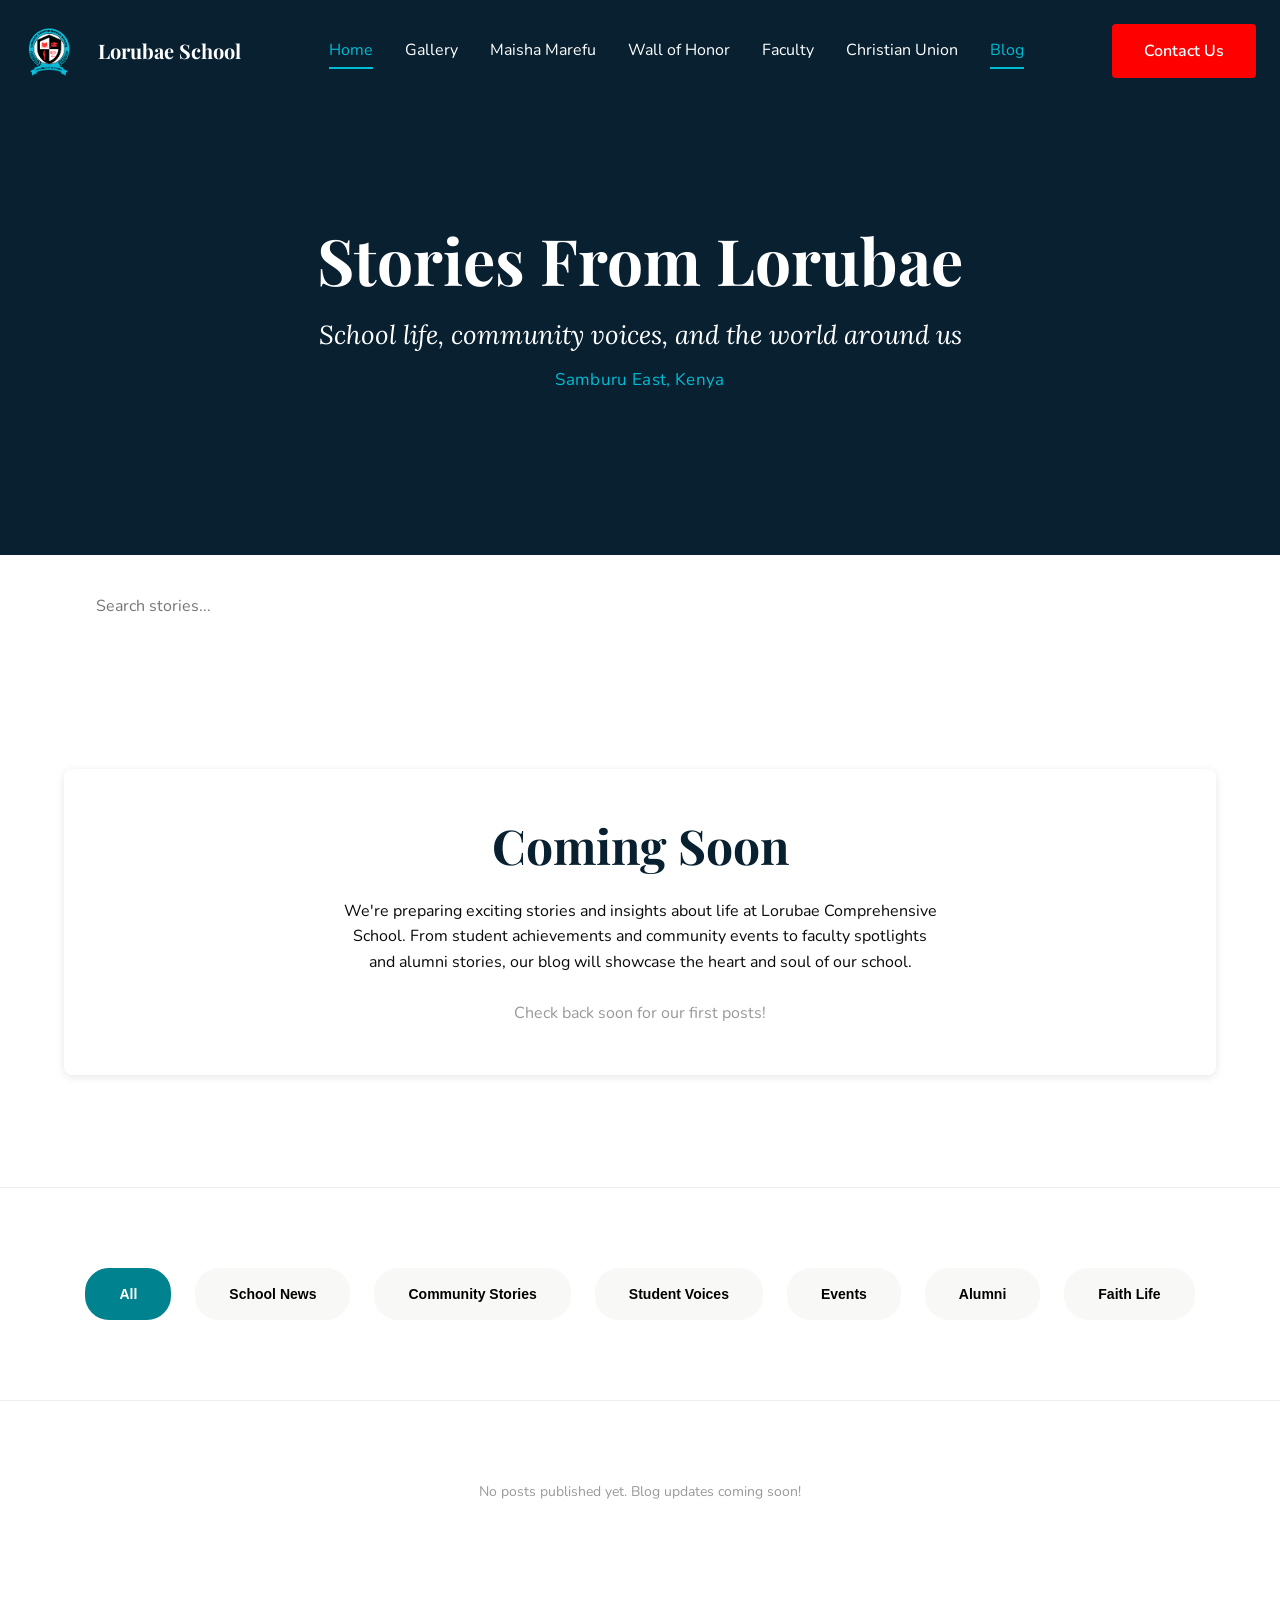
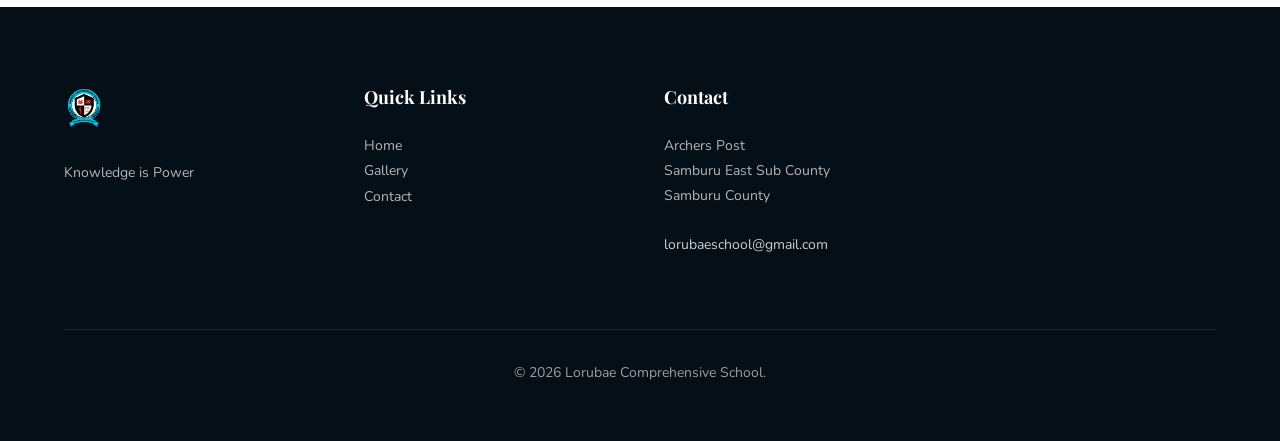
<file: blog/index.html>
<!DOCTYPE html>
<html lang="en-KE">
<head>
  <meta charset="UTF-8">
  <meta name="viewport" content="width=device-width, initial-scale=1.0">
  <meta name="description" content="Blog - Stories and News from Lorubae Comprehensive School">
  <title>Blog - Lorubae Comprehensive School</title>
  
  <!-- Favicon -->
  <link rel="icon" type="image/x-icon" href="/favicon.ico">
  <link rel="manifest" href="/site.webmanifest">
  
  <!-- Stylesheets -->
  <link rel="stylesheet" href="/assets/css/variables.css">
  <link rel="stylesheet" href="/assets/css/main.css">
  <link rel="stylesheet" href="/assets/css/pages/blog.css">
  <link rel="stylesheet" href="/assets/css/pages/blog-styles.css">
  
  <!-- Google Analytics -->
  <script async src="https://www.googletagmanager.com/gtag/js?id=[GA_MEASUREMENT_ID]"></script>
  <script>
    window.dataLayer = window.dataLayer || [];
    function gtag(){dataLayer.push(arguments);}
    gtag('js', new Date());
    gtag('config', '[GA_MEASUREMENT_ID]', {'anonymize_ip': true});
  </script>
  
  <link rel="preconnect" href="https://fonts.googleapis.com">
  <link rel="preconnect" href="https://fonts.gstatic.com" crossorigin>
</head>
<body>
  <!-- Navigation -->
  <nav class="navbar">
    <div class="navbar-logo">
      <img src="/assets/images/logo/lorubae-logo.png.png" alt="Lorubae Logo">
      <span class="navbar-brand">Lorubae School</span>
    </div>
    <ul class="nav-links">
      <li><a href="/">Home</a></li>
      <li><a href="/gallery.html">Gallery</a></li>
      <li><a href="/maisha-marefu.html">Maisha Marefu</a></li>
      <li><a href="/wall-of-honor.html">Wall of Honor</a></li>
      <li><a href="/faculty.html">Faculty</a></li>
      <li><a href="/christian-union.html">Christian Union</a></li>
      <li><a href="/blog/" class="active">Blog</a></li>
    </ul>
    <button class="cta-button">Contact Us</button>
    <button class="hamburger" aria-label="Toggle navigation menu">
      <span></span>
      <span></span>
      <span></span>
    </button>
  </nav>

  <div class="nav-drawer">
    <a href="/">Home</a>
    <a href="/gallery.html">Gallery</a>
    <a href="/maisha-marefu.html">Maisha Marefu</a>
    <a href="/wall-of-honor.html">Wall of Honor</a>
    <a href="/faculty.html">Faculty</a>
    <a href="/christian-union.html">Christian Union</a>
    <a href="/blog/" class="active">Blog</a>
  </div>

  <!-- Page Hero -->
  <section class="page-hero hero-navy">
    <div class="hero-inner">
      <h1>Stories From Lorubae</h1>
      <p class="hero-tagline">School life, community voices, and the world around us</p>
      <p class="hero-descriptor">Samburu East, Kenya</p>
    </div>
  </section>

  <section class="blog-search-strip">
    <div class="container">
      <input type="search" class="search-bar" placeholder="Search stories..." aria-label="Search blog posts">
    </div>
  </section>

  <!-- Featured Post -->
  <section class="blog-featured-section">
    <div class="container">
      <div class="blog-featured-container">
        <div class="blog-coming-soon-card">
          <h2>Coming Soon</h2>
          <p>
            We're preparing exciting stories and insights about life at Lorubae Comprehensive School. From student achievements and community events to faculty spotlights and alumni stories, our blog will showcase the heart and soul of our school.<br><br>
            <span class="blog-coming-soon-note">Check back soon for our first posts!</span>
          </p>
        </div>
      </div>
    </div>
  </section>

  <!-- Category Filter -->
  <section class="blog-category-filter-section">
    <div class="container">
      <div class="category-filter">
        <button class="category-pill active" data-category="all">All</button>
        <button class="category-pill" data-category="school-news">School News</button>
        <button class="category-pill" data-category="community">Community Stories</button>
        <button class="category-pill" data-category="student-voices">Student Voices</button>
        <button class="category-pill" data-category="events">Events</button>
        <button class="category-pill" data-category="alumni">Alumni</button>
        <button class="category-pill" data-category="faith-life">Faith Life</button>
      </div>
    </div>
  </section>

  <!-- Blog Grid -->
  <section class="blog-grid-section">
    <div class="container">
      <div class="blog-empty-state">
        <p>No posts published yet. Blog updates coming soon!</p>
      </div>
    </div>
  </section>

  <!-- Footer -->
  <footer>
    <div class="container">
      <div class="footer-grid">
        <div>
          <img src="/assets/images/logo/lorubae-logo.png.png" alt="Logo" class="footer-logo">
          <p>Knowledge is Power</p>
        </div>
        <div>
          <h4>Quick Links</h4>
          <a href="/">Home</a><br>
          <a href="/gallery.html">Gallery</a><br>
          <a href="#contact">Contact</a>
        </div>
        <div>
          <h4>Contact</h4>
          <p>Archers Post<br>Samburu East Sub County<br>Samburu County</p>
          <p><a href="&#109;&#97;&#105;&#108;&#116;&#111;&#58;lorubaeschool@gmail.com">lorubaeschool@gmail.com</a></p>
        </div>
      </div>
      <div class="footer-bottom">
        <p>&copy; <span class="current-year">2024</span> Lorubae Comprehensive School.</p>
      </div>
    </div>
  </footer>

  <!-- Scripts -->
  <script src="/assets/js/main.js"></script>
  <script src="/assets/js/blog-search.js"></script>
</body>
</html>
</file>
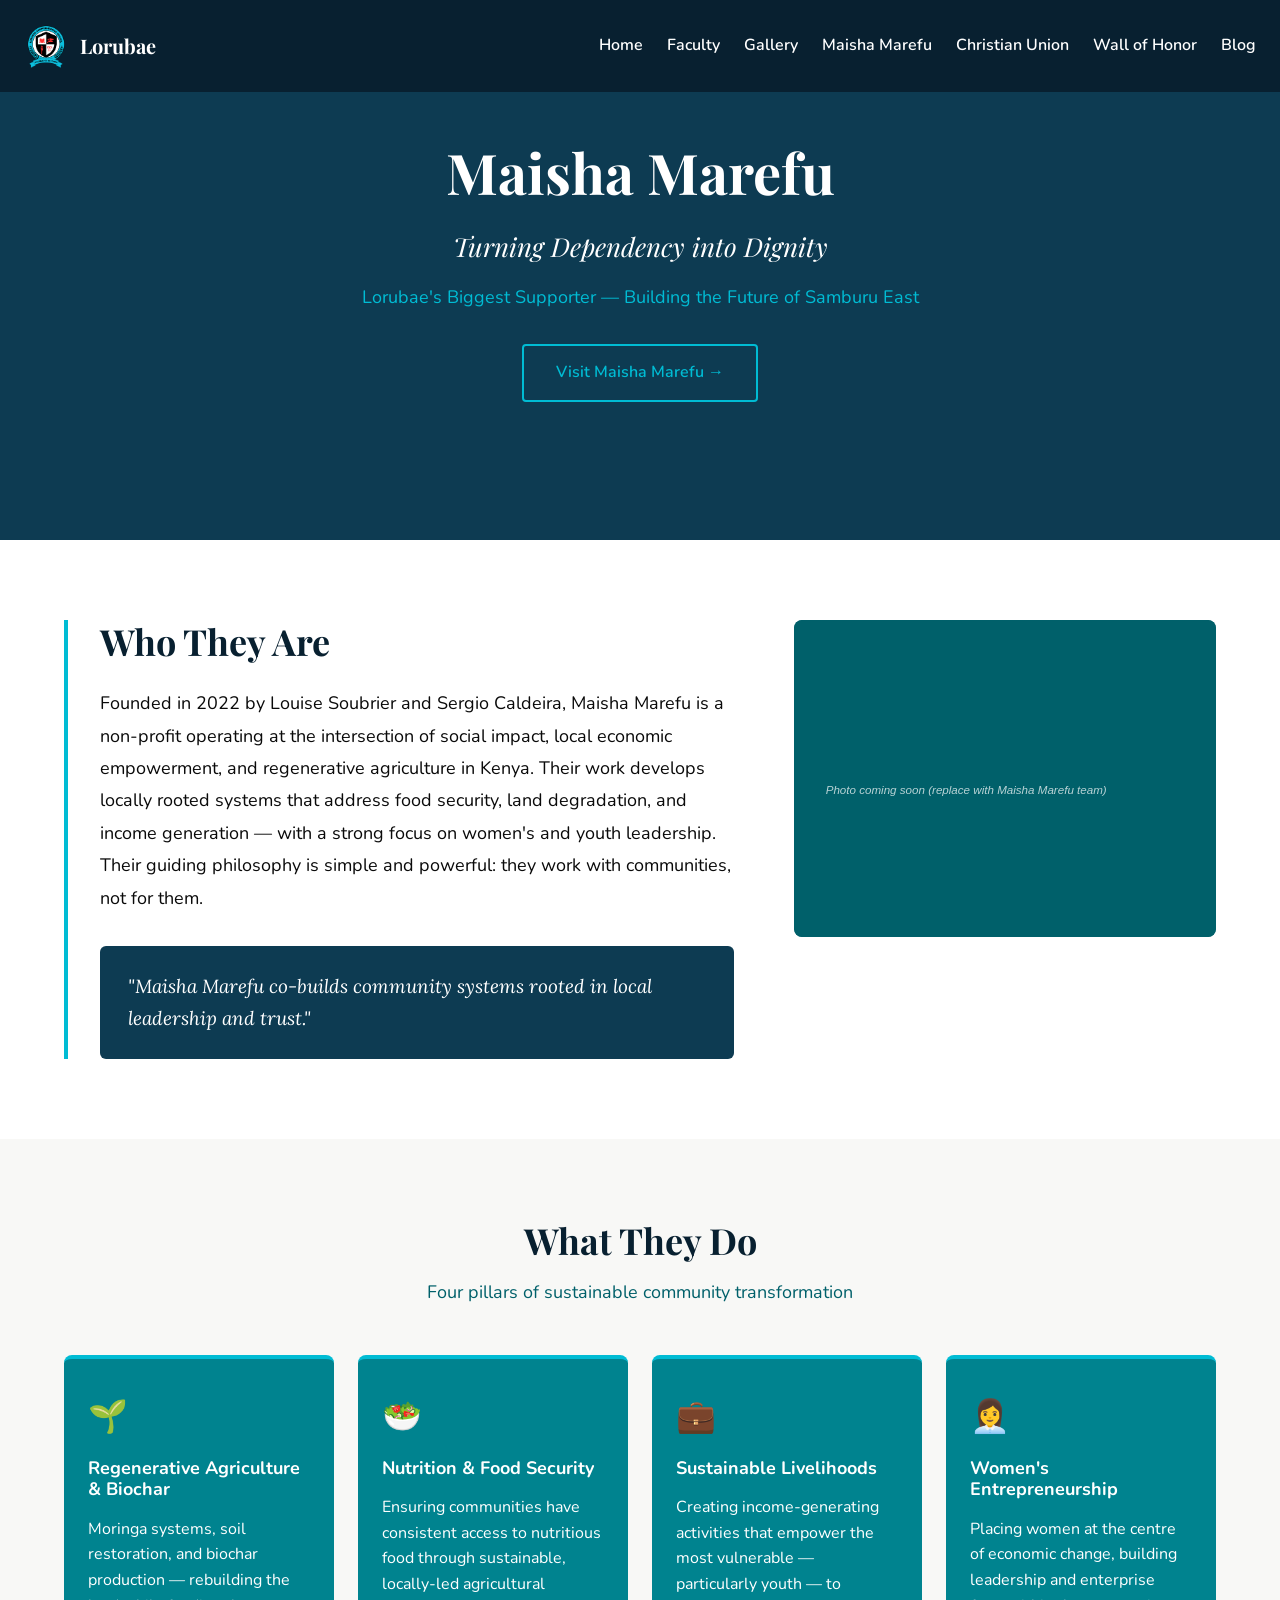
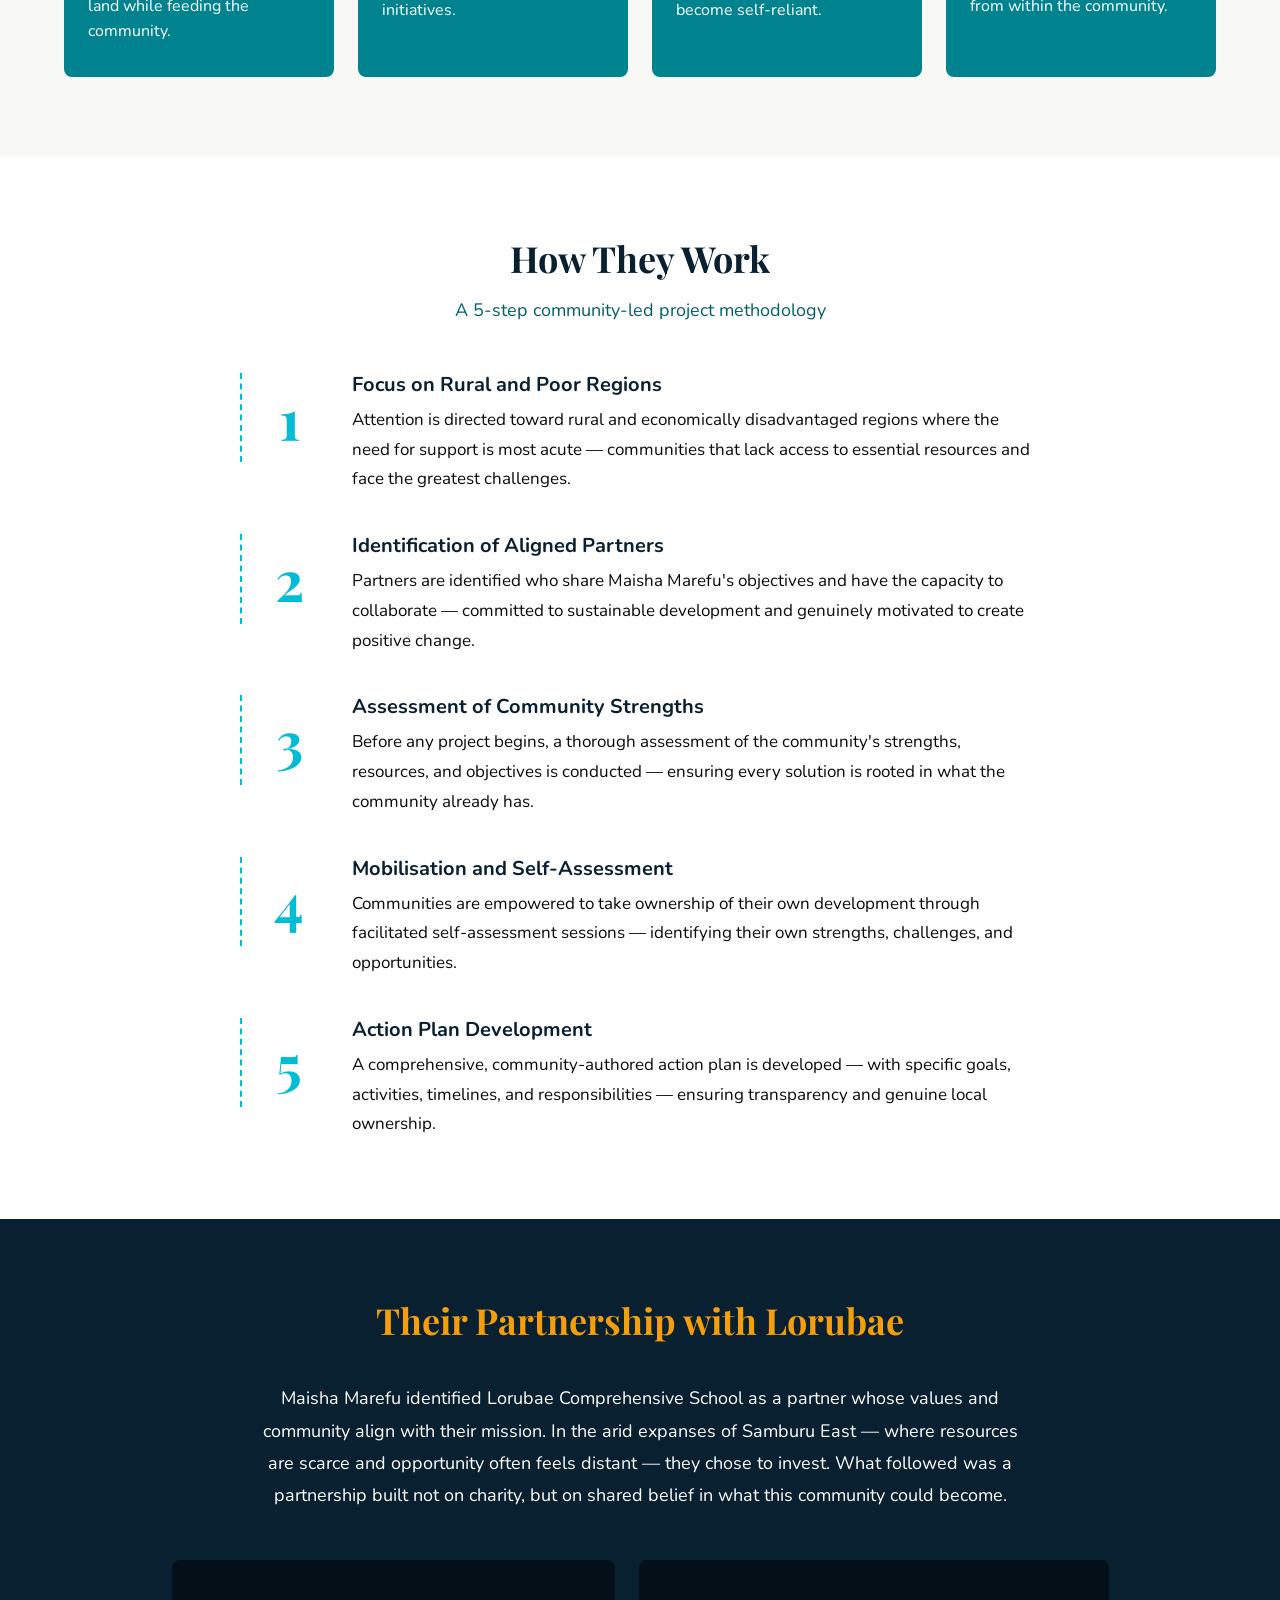
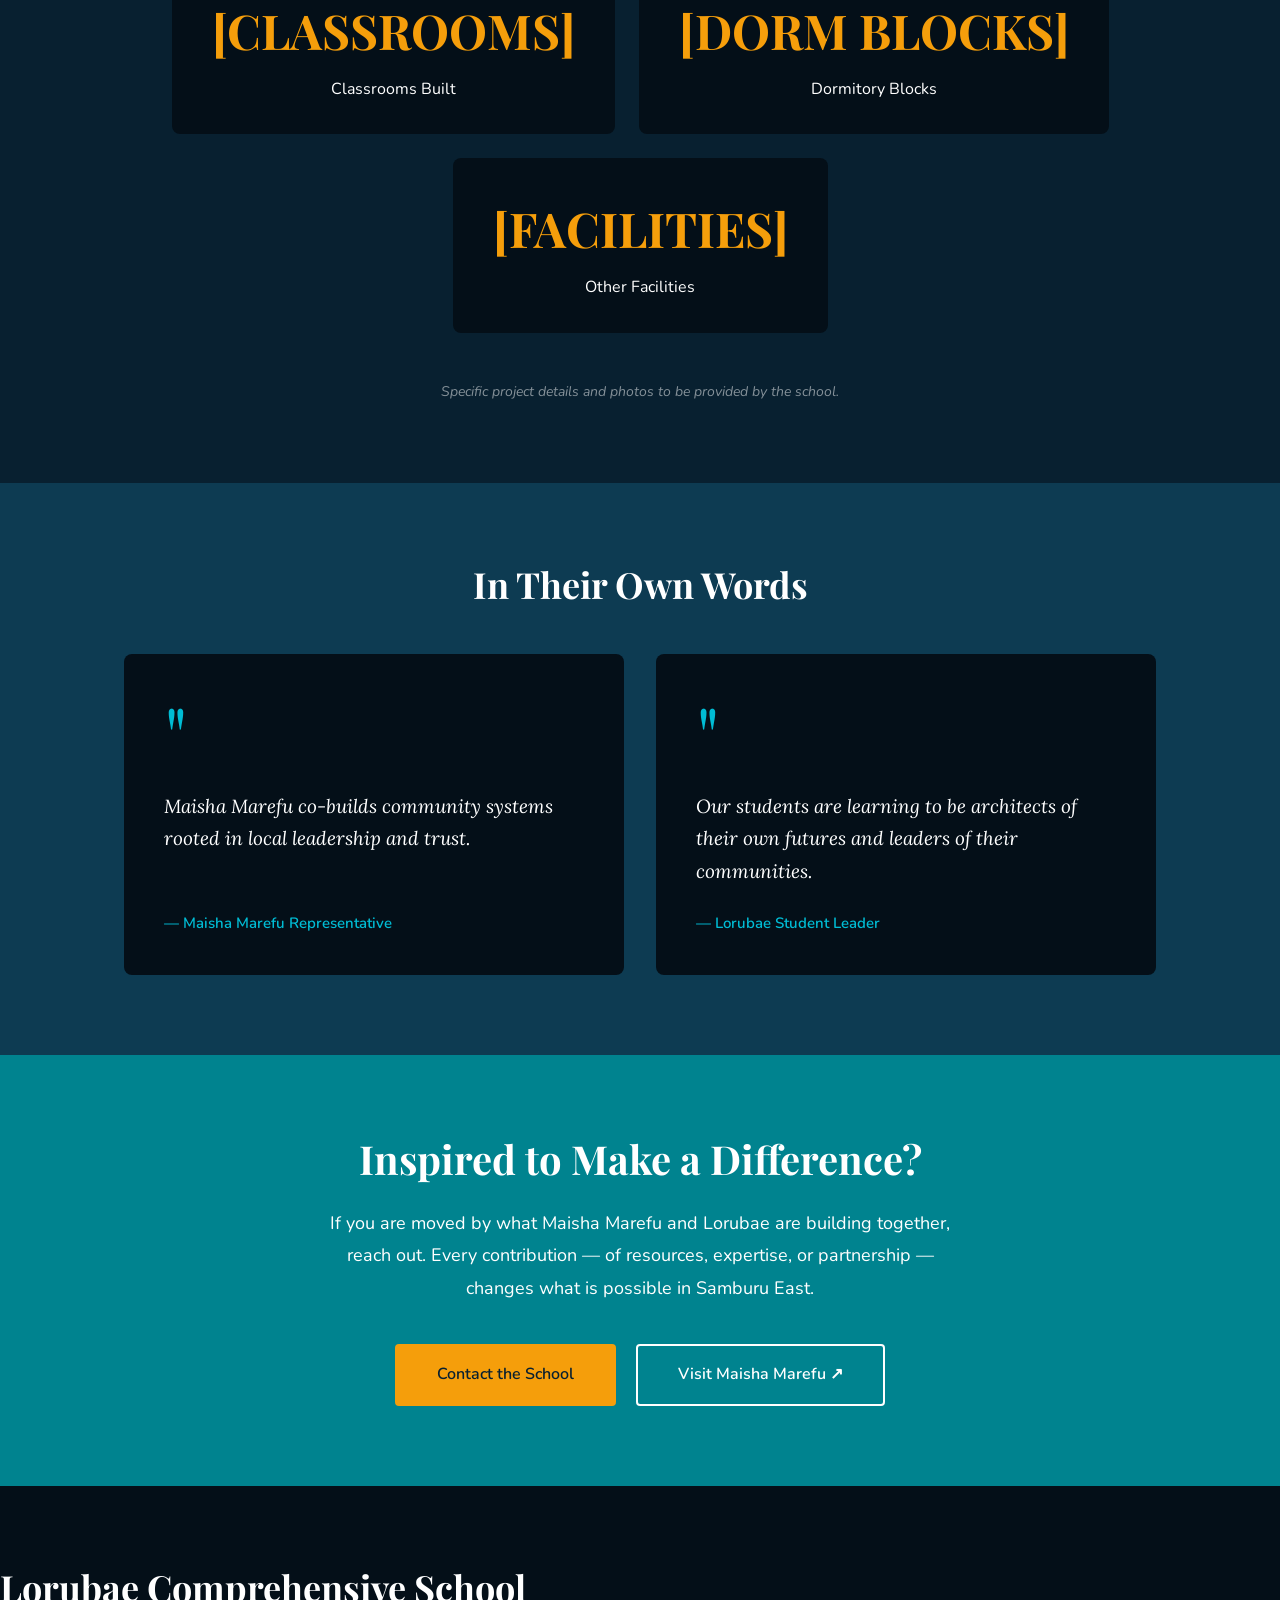
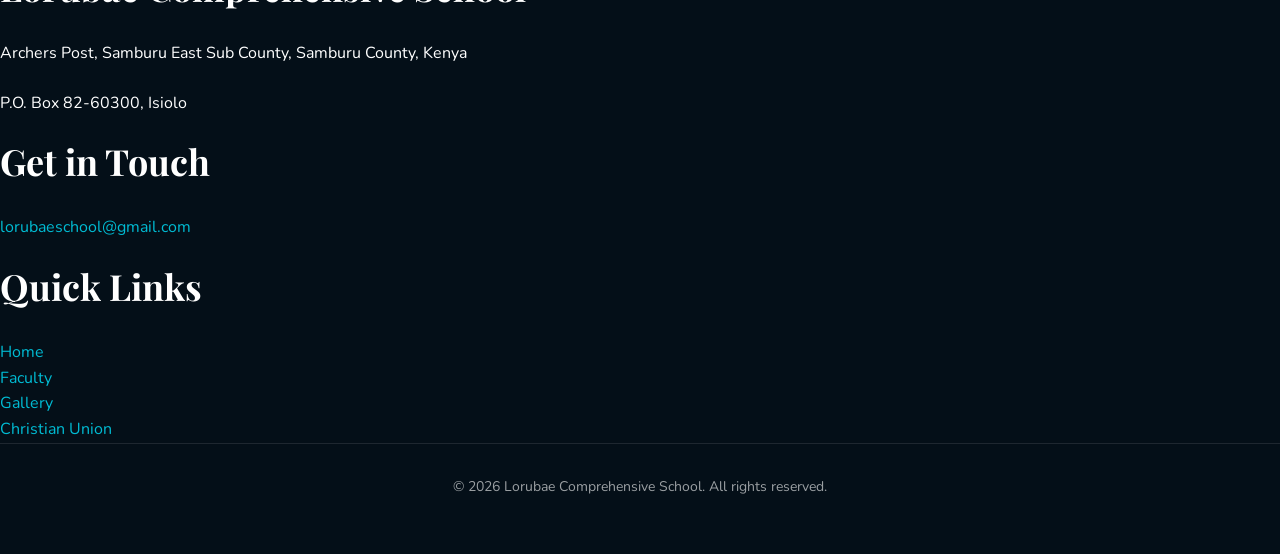
<file: maisha-marefu.html>
<!DOCTYPE html>
<html lang="en-KE">
<head>
  <meta charset="UTF-8">
  <meta name="viewport" content="width=device-width, initial-scale=1.0">
  <meta name="description" content="Maisha Marefu - Partnership with Lorubae Comprehensive School. Building sustainable communities in Samburu East, Kenya.">
  <meta name="keywords" content="Maisha Marefu, Social Impact, Lorubae School, Sustainable Agriculture, Kenya">
  <meta name="author" content="Lorubae Comprehensive School">
  <meta property="og:title" content="Maisha Marefu - Our Biggest Supporter">
  <meta property="og:description" content="Maisha Marefu: Turning Dependency into Dignity - Lorubae's Partnership">
  <meta property="og:image" content="/assets/images/logo/lorubae-logo.png.png">
  
  <!-- Favicon -->
  <link rel="icon" type="image/x-icon" href="/favicon.ico">
  <link rel="manifest" href="/site.webmanifest">
  
  <!-- Stylesheets -->
  <link rel="stylesheet" href="/assets/css/variables.css">
  <link rel="stylesheet" href="/assets/css/main.css">
  <link rel="stylesheet" href="/assets/css/pages/maisha-marefu.css">
  
  <!-- Google Fonts -->
  <link rel="preconnect" href="https://fonts.googleapis.com">
  <link rel="preconnect" href="https://fonts.gstatic.com" crossorigin>
  <link href="https://fonts.googleapis.com/css2?family=Playfair+Display:wght@600;700&family=Nunito:wght@400;600&family=Lora:ital@1&display=swap" rel="stylesheet">
  
  <!-- Google Analytics -->
  <script async src="https://www.googletagmanager.com/gtag/js?id=[GA_MEASUREMENT_ID]"></script>
  
  <title>Maisha Marefu - Lorubae Comprehensive School</title>
</head>
<body>
  <!-- Navigation Bar -->
  <nav class="navbar">
    <div class="navbar-container">
      <a href="/" class="navbar-brand">
        <img src="/assets/images/logo/lorubae-logo.png.png" alt="Lorubae Comprehensive School Logo" class="navbar-logo">
        Lorubae
      </a>
      <button class="navbar-toggle" id="navbar-toggle" aria-label="Toggle navigation menu" aria-expanded="false">
        <span></span>
        <span></span>
        <span></span>
      </button>
      <ul class="navbar-menu" id="navbar-menu">
        <li><a href="/">Home</a></li>
        <li><a href="/faculty.html">Faculty</a></li>
        <li><a href="/gallery.html">Gallery</a></li>
        <li><a href="/maisha-marefu.html" class="active">Maisha Marefu</a></li>
        <li><a href="/christian-union.html">Christian Union</a></li>
        <li><a href="/wall-of-honor.html">Wall of Honor</a></li>
        <li><a href="/blog/">Blog</a></li>
      </ul>
    </div>
  </nav>

  <!-- MAIN CONTENT START -->

  <!-- SECTION A: HERO -->
  <section class="mm-hero">
    <div class="mm-hero-content-wrap">
      <h1>Maisha Marefu</h1>
      <p class="mm-tagline">Turning Dependency into Dignity</p>
      <p class="mm-sub">Lorubae's Biggest Supporter — Building the Future of Samburu East</p>
      <a href="https://www.maisha-marefu.org" target="_blank" rel="noopener noreferrer" class="btn-outlined-teal">Visit Maisha Marefu →</a>
    </div>
  </section>

  <!-- SECTION B: INTRODUCTION -->
  <section class="mm-intro">
    <div class="container">
      <div class="mm-intro-flex">
        <div class="mm-intro-left">
          <h2>Who They Are</h2>
          <p>Founded in 2022 by Louise Soubrier and Sergio Caldeira, Maisha Marefu is a non-profit operating at the intersection of social impact, local economic empowerment, and regenerative agriculture in Kenya. Their work develops locally rooted systems that address food security, land degradation, and income generation — with a strong focus on women's and youth leadership. Their guiding philosophy is simple and powerful: they work with communities, not for them.</p>
          <div class="mm-intro-quote-box">
            <p>"Maisha Marefu co-builds community systems rooted in local leadership and trust."</p>
          </div>
        </div>
        <div class="mm-intro-right">
          <!-- PLACEHOLDER: Replace team.jpg with Maisha Marefu team photo
               Recommended: group photo of the team, landscape format
               Minimum size: 800x600px, under 80KB compressed as WebP -->
          <div class="mm-team-photo-container">
            <img src="assets/images/maisha-marefu/team-placeholder.svg" alt="Maisha Marefu team working with the Lorubae community" loading="lazy">
          </div>
        </div>
      </div>
    </div>
  </section>

  <!-- SECTION C: FOUR PILLARS -->
  <section class="mm-pillars">
    <div class="container">
      <h2>What They Do</h2>
      <p class="mm-pillars-subtitle">Four pillars of sustainable community transformation</p>
      
      <div class="mm-pillars-grid">
        <div class="mm-pillar-item">
          <span>🌱</span>
          <h3>Regenerative Agriculture & Biochar</h3>
          <p>Moringa systems, soil restoration, and biochar production — rebuilding the land while feeding the community.</p>
        </div>
        <div class="mm-pillar-item">
          <span>🥗</span>
          <h3>Nutrition & Food Security</h3>
          <p>Ensuring communities have consistent access to nutritious food through sustainable, locally-led agricultural initiatives.</p>
        </div>
        <div class="mm-pillar-item">
          <span>💼</span>
          <h3>Sustainable Livelihoods</h3>
          <p>Creating income-generating activities that empower the most vulnerable — particularly youth — to become self-reliant.</p>
        </div>
        <div class="mm-pillar-item">
          <span>👩‍💼</span>
          <h3>Women's Entrepreneurship</h3>
          <p>Placing women at the centre of economic change, building leadership and enterprise from within the community.</p>
        </div>
      </div>
    </div>
  </section>

  <!-- SECTION D: 5-STEP APPROACH -->
  <section class="mm-approach">
    <div class="container">
      <h2>How They Work</h2>
      <p class="mm-approach-subtitle">A 5-step community-led project methodology</p>
      
      <div class="mm-approach-timeline">
        <div class="mm-timeline-step">
          <div class="mm-step-number"><div>1</div></div>
          <div class="mm-step-content">
            <h3>Focus on Rural and Poor Regions</h3>
            <p>Attention is directed toward rural and economically disadvantaged regions where the need for support is most acute — communities that lack access to essential resources and face the greatest challenges.</p>
          </div>
        </div>
        
        <div class="mm-timeline-step">
          <div class="mm-step-number"><div>2</div></div>
          <div class="mm-step-content">
            <h3>Identification of Aligned Partners</h3>
            <p>Partners are identified who share Maisha Marefu's objectives and have the capacity to collaborate — committed to sustainable development and genuinely motivated to create positive change.</p>
          </div>
        </div>
        
        <div class="mm-timeline-step">
          <div class="mm-step-number"><div>3</div></div>
          <div class="mm-step-content">
            <h3>Assessment of Community Strengths</h3>
            <p>Before any project begins, a thorough assessment of the community's strengths, resources, and objectives is conducted — ensuring every solution is rooted in what the community already has.</p>
          </div>
        </div>
        
        <div class="mm-timeline-step">
          <div class="mm-step-number"><div>4</div></div>
          <div class="mm-step-content">
            <h3>Mobilisation and Self-Assessment</h3>
            <p>Communities are empowered to take ownership of their own development through facilitated self-assessment sessions — identifying their own strengths, challenges, and opportunities.</p>
          </div>
        </div>
        
        <div class="mm-timeline-step">
          <div class="mm-step-number"><div>5</div></div>
          <div class="mm-step-content">
            <h3>Action Plan Development</h3>
            <p>A comprehensive, community-authored action plan is developed — with specific goals, activities, timelines, and responsibilities — ensuring transparency and genuine local ownership.</p>
          </div>
        </div>
      </div>
    </div>
  </section>

  <!-- SECTION E: PARTNERSHIP WITH LORUBAE -->
  <section class="mm-partnership">
    <div class="container">
      <h2>Their Partnership with Lorubae</h2>
      
      <p class="mm-partnership-intro">Maisha Marefu identified Lorubae Comprehensive School as a partner whose values and community align with their mission. In the arid expanses of Samburu East — where resources are scarce and opportunity often feels distant — they chose to invest. What followed was a partnership built not on charity, but on shared belief in what this community could become.</p>
      
      <div class="mm-partnership-stats">
        <div class="mm-stat-card">
          <div><!-- PLACEHOLDER: CLASSROOMS_BUILT -->[CLASSROOMS]</div>
          <div>Classrooms Built</div>
        </div>
        <div class="mm-stat-card">
          <div><!-- PLACEHOLDER: DORM_BLOCKS -->[DORM BLOCKS]</div>
          <div>Dormitory Blocks</div>
        </div>
        <div class="mm-stat-card">
          <div><!-- PLACEHOLDER: OTHER_FACILITIES -->[FACILITIES]</div>
          <div>Other Facilities</div>
        </div>
      </div>
      
      <p class="mm-partnership-note">Specific project details and photos to be provided by the school.</p>
    </div>
  </section>

  <!-- SECTION F: VOICES -->
  <section class="mm-voices">
    <div class="container">
      <h2>In Their Own Words</h2>
      
      <div class="mm-voices-grid">
        <div class="mm-voice-card">
          <div class="mm-voice-quote-mark">"</div>
          <p class="mm-voice-quote"><!-- PLACEHOLDER: QUOTE FROM MAISHA MAREFU REPRESENTATIVE -->Maisha Marefu co-builds community systems rooted in local leadership and trust.</p>
          <p class="mm-voice-attribution">— <!-- PLACEHOLDER: NAME -->Maisha Marefu Representative</p>
        </div>
        
        <div class="mm-voice-card">
          <div class="mm-voice-quote-mark">"</div>
          <p class="mm-voice-quote"><!-- PLACEHOLDER: QUOTE FROM SCHOOL PRINCIPAL OR STUDENT -->Our students are learning to be architects of their own futures and leaders of their communities.</p>
          <p class="mm-voice-attribution">— <!-- PLACEHOLDER: NAME -->Lorubae Student Leader</p>
        </div>
      </div>
    </div>
  </section>

  <!-- SECTION G: SUPPORT CTA -->
  <section class="mm-cta">
    <div class="container">
      <h2>Inspired to Make a Difference?</h2>
      
      <p class="mm-cta-intro">If you are moved by what Maisha Marefu and Lorubae are building together, reach out. Every contribution — of resources, expertise, or partnership — changes what is possible in Samburu East.</p>
      
      <div class="mm-cta-buttons">
        <a href="mailto:lorubaeschool@gmail.com" class="mm-cta-primary">Contact the School</a>
        <a href="https://www.maisha-marefu.org" target="_blank" rel="noopener noreferrer" class="mm-cta-secondary">Visit Maisha Marefu ↗</a>
      </div>
    </div>
  </section>

  <!-- MAIN CONTENT END -->

  <!-- Footer -->
  <footer class="footer">
    <div class="footer-container">
      <div class="footer-column">
        <h3>Lorubae Comprehensive School</h3>
        <p>Archers Post, Samburu East Sub County, Samburu County, Kenya</p>
        <p>P.O. Box 82-60300, Isiolo</p>
      </div>
      <div class="footer-column">
        <h3>Get in Touch</h3>
        <p><a href="mailto:lorubaeschool@gmail.com">lorubaeschool@gmail.com</a></p>
      </div>
      <div class="footer-column">
        <h3>Quick Links</h3>
        <ul>
          <li><a href="/">Home</a></li>
          <li><a href="/faculty.html">Faculty</a></li>
          <li><a href="/gallery.html">Gallery</a></li>
          <li><a href="/christian-union.html">Christian Union</a></li>
        </ul>
      </div>
    </div>
    <div class="footer-bottom">
      <p>&copy; 2026 Lorubae Comprehensive School. All rights reserved.</p>
    </div>
  </footer>

  <!-- Scripts -->
  <script src="/assets/js/main.js"></script>
  <script src="/assets/js/maisha-marefu.js" defer></script>
</body>
</html>
</file>
<file: assets/css/variables.css>
:root {
  /* Blues – Primary Structure */
  --color-sky-teal: #00BCD4;
  --color-deep-teal: #00838F;
  --color-slate-teal: #00606A;
  --color-steel-blue: #0D3B52;
  --color-navy: #082030;
  --color-midnight: #040F18;

  /* Reds – Action & Pride */
  --color-flame: #FF0000;
  --color-crimson: #C00000;
  --color-deep-crimson: #8B0000;
  --color-maroon: #4A0000;

  /* Amber – Excellence Only */
  --color-amber: #F59E0B;
  --color-burnished: #B45309;

  /* Neutrals */
  --color-text: #0A0A0A;
  --color-white: #FFFFFF;
  --color-off-white: #F8F8F6;

  /* Typography */
  --font-display: 'Playfair Display', serif;
  --font-body: 'Nunito', sans-serif;
  --font-scripture: 'Lora', serif;

  /* Spacing */
  --spacing-xs: 8px;
  --spacing-sm: 16px;
  --spacing-md: 24px;
  --spacing-lg: 32px;
  --spacing-xl: 48px;
  --spacing-2xl: 80px;

  /* Transitions */
  --transition-fast: 0.15s ease;
  --transition-normal: 0.25s ease;
  --transition-slow: 0.35s ease;

  /* Shadows */
  --shadow-sm: 0 1px 3px rgba(0, 0, 0, 0.06);
  --shadow-md: 0 2px 12px rgba(0, 0, 0, 0.08);
  --shadow-lg: 0 10px 25px rgba(0, 0, 0, 0.12);

  /* Z-Index */
  --z-navbar: 1000;
  --z-modal: 2000;
  --z-tooltip: 3000;
}

/* Responsive adjustments */
@media (max-width: 768px) {
  :root {
    --spacing-2xl: 48px;
  }
}
</file>
<file: assets/css/main.css>
@import url('https://fonts.googleapis.com/css2?family=Playfair+Display:wght@600;700&family=Nunito:wght@400;600&family=Lora:ital@1&display=swap');

* {
  margin: 0;
  padding: 0;
  box-sizing: border-box;
}

html {
  scroll-behavior: smooth;
}

body {
  font-family: var(--font-body);
  color: var(--color-text);
  background-color: var(--color-white);
  line-height: 1.6;
  font-size: 16px;
}

/* Typography */
h1, h2, h3, h4, h5, h6 {
  font-family: var(--font-display);
  font-weight: 700;
  line-height: 1.2;
  margin-bottom: var(--spacing-lg);
}

h1 {
  font-size: 64px;
}

h2 {
  font-size: 48px;
}

h3 {
  font-size: 36px;
}

h4 {
  font-size: 24px;
}

h5 {
  font-size: 20px;
}

h6 {
  font-size: 16px;
}

p {
  margin-bottom: var(--spacing-md);
}

a {
  color: var(--color-sky-teal);
  text-decoration: none;
  transition: color var(--transition-normal);
}

a:hover {
  color: var(--color-deep-teal);
}

/* Container */
.container {
  max-width: 1200px;
  margin: 0 auto;
  padding: 0 var(--spacing-md);
}

/* Section Spacing */
section {
  padding: var(--spacing-2xl) 0;
}

/* Shared typography-only hero (non-home pages) */
.page-hero {
  min-height: 55vh;
  display: flex;
  align-items: center;
  justify-content: center;
  text-align: center;
  padding: 80px 24px;
  margin-top: 60px;
}

.page-hero .hero-inner {
  max-width: 800px;
  margin: 0 auto;
}

.page-hero h1 {
  font-family: 'Playfair Display', serif;
  font-weight: 700;
  font-size: clamp(36px, 5vw, 64px);
  color: #FFFFFF;
  margin-bottom: 16px;
  line-height: 1.2;
}

.page-hero .hero-tagline {
  font-family: 'Lora', serif;
  font-style: italic;
  font-size: clamp(18px, 2.5vw, 26px);
  color: #FFFFFF;
  margin-bottom: 12px;
  line-height: 1.5;
}

.page-hero .hero-descriptor {
  font-family: 'Nunito', sans-serif;
  font-size: 17px;
  color: #00BCD4;
  letter-spacing: 0.02em;
  margin-bottom: 0;
}

.hero-deep-teal {
  background: #00838F;
}

.hero-steel-blue {
  background: #0D3B52;
}

.hero-navy {
  background: #082030;
}

.hero-honor h1 {
  color: #F59E0B;
}

@media (max-width: 768px) {
  section {
    padding: var(--spacing-xl) 0;
  }

  h1 {
    font-size: 36px;
  }

  h2 {
    font-size: 32px;
  }

  h3 {
    font-size: 28px;
  }

  h4 {
    font-size: 20px;
  }

  body {
    font-size: 16px;
  }
}

/* Navbar */
.navbar {
  position: fixed;
  top: 0;
  left: 0;
  right: 0;
  background: var(--color-navy);
  color: var(--color-white);
  padding: var(--spacing-md);
  z-index: var(--z-navbar);
  display: flex;
  justify-content: space-between;
  align-items: center;
  transition: box-shadow var(--transition-normal);
}

.navbar.scrolled {
  box-shadow: 0 2px 8px rgba(0, 0, 0, 0.15);
}

.navbar-logo {
  display: flex;
  align-items: center;
  gap: var(--spacing-md);
  flex-shrink: 0;
}

.navbar-logo img {
  height: 50px;
  width: auto;
}

.navbar-brand {
  font-family: var(--font-display);
  font-size: 20px;
  font-weight: 700;
  color: var(--color-white);
  display: none;
}

@media (min-width: 769px) {
  .navbar-brand {
    display: block;
  }
}

.nav-links {
  display: flex;
  gap: var(--spacing-lg);
  align-items: center;
  list-style: none;
}

.nav-links a {
  color: var(--color-white);
  transition: color var(--transition-normal);
  position: relative;
  padding-bottom: var(--spacing-xs);
}

.nav-links a::after {
  content: '';
  position: absolute;
  bottom: 0;
  left: 0;
  width: 0;
  height: 2px;
  background: var(--color-sky-teal);
  transition: width var(--transition-normal);
}

.nav-links a:hover::after,
.nav-links a.active::after {
  width: 100%;
}

.nav-links a.active {
  color: var(--color-sky-teal);
}

.nav-links {
  display: none;
}

@media (min-width: 769px) {
  .nav-links {
    display: flex;
  }
}

.hamburger {
  display: flex;
  flex-direction: column;
  gap: 6px;
  cursor: pointer;
  background: none;
  border: none;
  padding: 0;
}

.hamburger span {
  width: 24px;
  height: 3px;
  background: var(--color-white);
  transition: transform var(--transition-normal), opacity var(--transition-normal);
}

@media (min-width: 769px) {
  .hamburger {
    display: none;
  }
}

.hamburger.open span:nth-child(1) {
  transform: rotate(45deg) translate(10px, 10px);
}

.hamburger.open span:nth-child(2) {
  opacity: 0;
}

.hamburger.open span:nth-child(3) {
  transform: rotate(-45deg) translate(7px, -7px);
}

.nav-drawer {
  position: fixed;
  top: 0;
  left: 0;
  right: 0;
  bottom: 0;
  background: var(--color-navy);
  z-index: calc(var(--z-navbar) - 1);
  display: none;
  flex-direction: column;
  padding-top: 80px;
  padding: 80px var(--spacing-md) var(--spacing-md);
}

.nav-drawer.open {
  display: flex;
}

.nav-drawer a {
  color: var(--color-white);
  font-size: 20px;
  padding: var(--spacing-md) 0;
  border-bottom: 1px solid rgba(255, 255, 255, 0.1);
}

.nav-drawer a.active {
  color: var(--color-sky-teal);
}

.cta-button {
  background: var(--color-flame);
  color: var(--color-white);
  padding: var(--spacing-sm) var(--spacing-lg);
  border-radius: 4px;
  transition: background var(--transition-normal);
  border: none;
  font-family: var(--font-body);
  font-size: 16px;
  font-weight: 600;
  cursor: pointer;
  white-space: nowrap;
}

.cta-button:hover {
  background: var(--color-crimson);
}

@media (max-width: 768px) {
  .cta-button {
    display: none;
  }
}

/* Hero Section */
.hero {
  height: 100vh;
  display: flex;
  align-items: center;
  justify-content: center;
  background: linear-gradient(rgba(0, 131, 143, 0.7), rgba(0, 131, 143, 0.7)), 
              url('../../images/hero/[HERO_IMAGE]') center/cover;
  background-attachment: fixed;
  color: var(--color-white);
  text-align: center;
  position: relative;
  margin-top: 60px;
}

.hero-content {
  z-index: 1;
  display: flex;
  flex-direction: column;
  align-items: center;
  gap: var(--spacing-lg);
}

.hero-logo {
  height: 120px;
  width: auto;
  animation: slideDown 0.8s ease;
}

.hero h1 {
  font-size: 64px;
  color: var(--color-white);
  text-shadow: 2px 2px 4px rgba(0, 0, 0, 0.3);
}

.hero .subtitle {
  font-family: var(--font-scripture);
  font-size: 24px;
  color: var(--color-navy);
  font-style: italic;
  text-shadow: 2px 2px 4px rgba(255, 255, 255, 0.3);
}

.hero-buttons {
  display: flex;
  gap: var(--spacing-lg);
  justify-content: center;
  flex-wrap: wrap;
}

.btn {
  padding: var(--spacing-sm) var(--spacing-xl);
  border-radius: 4px;
  font-family: var(--font-body);
  font-weight: 600;
  font-size: 16px;
  cursor: pointer;
  transition: all var(--transition-normal);
  border: 2px solid transparent;
  text-decoration: none;
  display: inline-block;
}

.btn-primary {
  background: var(--color-flame);
  color: var(--color-white);
}

.btn-primary:hover {
  background: var(--color-crimson);
  transform: translateY(-2px);
  box-shadow: 0 4px 12px rgba(255, 0, 0, 0.3);
}

.btn-secondary {
  background: transparent;
  color: var(--color-white);
  border: 2px solid var(--color-white);
}

.btn-secondary:hover {
  background: var(--color-white);
  color: var(--color-deep-teal);
}

.scroll-indicator {
  position: absolute;
  bottom: 30px;
  left: 50%;
  transform: translateX(-50%);
  animation: bounce 2s infinite;
}

.scroll-indicator svg {
  width: 30px;
  height: 30px;
  stroke: var(--color-white);
  stroke-width: 2;
  fill: none;
}

@keyframes bounce {
  0%, 100% {
    transform: translateX(-50%) translateY(0);
  }
  50% {
    transform: translateX(-50%) translateY(10px);
  }
}

@keyframes slideDown {
  from {
    opacity: 0;
    transform: translateY(-30px);
  }
  to {
    opacity: 1;
    transform: translateY(0);
  }
}

@media (max-width: 768px) {
  .hero {
    margin-top: 60px;
    height: auto;
    min-height: 100vh;
    padding: var(--spacing-2xl) 0;
  }

  .hero h1 {
    font-size: 36px;
  }

  .hero .subtitle {
    font-size: 18px;
  }

  .hero-buttons {
    flex-direction: column;
    align-items: center;
  }

  .btn {
    width: 100%;
  }

  .hero-logo {
    height: 80px;
  }
}

/* Cards */
.card {
  background: var(--color-white);
  border-radius: 8px;
  box-shadow: var(--shadow-md);
  overflow: hidden;
  transition: all var(--transition-normal);
  border-top: 3px solid var(--color-steel-blue);
}

.card:hover {
  transform: translateY(-4px);
  box-shadow: var(--shadow-lg);
}

.card-body {
  padding: var(--spacing-lg);
}

/* Stats Section */
.stats-bar {
  background: var(--color-midnight);
  color: var(--color-white);
  padding: var(--spacing-2xl) 0;
}

.stats-grid {
  display: grid;
  grid-template-columns: repeat(4, 1fr);
  gap: var(--spacing-lg);
  text-align: center;
}

.stat-item h3 {
  font-size: 48px;
  color: var(--color-sky-teal);
  margin-bottom: var(--spacing-sm);
}

.stat-item p {
  font-size: 16px;
  color: rgba(255, 255, 255, 0.8);
  margin-bottom: 0;
}

@media (max-width: 768px) {
  .stats-grid {
    grid-template-columns: repeat(2, 1fr);
  }

  .stat-item h3 {
    font-size: 32px;
  }
}

/* Two Column Layout */
.two-column {
  display: grid;
  grid-template-columns: 1fr 1fr;
  gap: var(--spacing-xl);
  align-items: center;
}

@media (max-width: 768px) {
  .two-column {
    grid-template-columns: 1fr;
  }
}

.two-column img {
  width: 100%;
  height: auto;
  border-radius: 8px;
}

/* Colors */
.white-bg {
  background: var(--color-white);
}

.off-white-bg {
  background: var(--color-off-white);
}

.navy-bg {
  background: var(--color-navy);
  color: var(--color-white);
}

.midnight-bg {
  background: var(--color-midnight);
  color: var(--color-white);
}

.steel-blue-bg {
  background: var(--color-steel-blue);
  color: var(--color-white);
}

.deep-teal-bg {
  background: var(--color-deep-teal);
  color: var(--color-white);
}

.slate-teal-bg {
  background: var(--color-slate-teal);
  color: var(--color-white);
}

/* Footer */
footer {
  background: var(--color-midnight);
  color: var(--color-white);
  padding: var(--spacing-2xl) 0 var(--spacing-lg);
}

.footer-grid {
  display: grid;
  grid-template-columns: repeat(4, 1fr);
  gap: var(--spacing-xl);
  margin-bottom: var(--spacing-xl);
}

.footer-grid h4 {
  font-size: 18px;
  margin-bottom: var(--spacing-md);
}

.footer-grid a,
.footer-grid p {
  color: rgba(255, 255, 255, 0.7);
  font-size: 14px;
  line-height: 1.8;
}

.footer-grid a:hover {
  color: var(--color-sky-teal);
}

.footer-logo {
  height: 40px;
  margin-bottom: var(--spacing-md);
}

.social-links {
  display: flex;
  gap: var(--spacing-md);
}

.social-links a {
  display: inline-flex;
  align-items: center;
  justify-content: center;
  width: 40px;
  height: 40px;
  background: rgba(255, 255, 255, 0.1);
  border-radius: 50%;
  transition: all var(--transition-normal);
}

.social-links a:hover {
  background: var(--color-sky-teal);
}

.footer-bottom {
  border-top: 1px solid rgba(255, 255, 255, 0.1);
  padding-top: var(--spacing-lg);
  text-align: center;
  font-size: 14px;
  color: rgba(255, 255, 255, 0.6);
}

@media (max-width: 768px) {
  .footer-grid {
    grid-template-columns: 1fr;
    gap: var(--spacing-lg);
  }
}

/* Forms */
form {
  display: flex;
  flex-direction: column;
  gap: var(--spacing-md);
}

input,
textarea,
select {
  padding: var(--spacing-sm) var(--spacing-md);
  border: 1px solid #ddd;
  border-radius: 4px;
  font-family: var(--font-body);
  font-size: 16px;
  transition: border-color var(--transition-normal);
}

input:focus,
textarea:focus,
select:focus {
  outline: none;
  border-color: var(--color-sky-teal);
  box-shadow: 0 0 0 2px rgba(0, 188, 212, 0.1);
}

textarea {
  resize: vertical;
  min-height: 150px;
}

/* Accessibility */
.sr-only {
  position: absolute;
  width: 1px;
  height: 1px;
  padding: 0;
  margin: -1px;
  overflow: hidden;
  clip: rect(0, 0, 0, 0);
  white-space: nowrap;
  border-width: 0;
}

/* Utility Classes */
.text-center {
  text-align: center;
}

.text-white {
  color: var(--color-white);
}

.text-teal {
  color: var(--color-sky-teal);
}

.text-amber {
  color: var(--color-amber);
}

.mt-lg {
  margin-top: var(--spacing-lg);
}

.mb-lg {
  margin-bottom: var(--spacing-lg);
}

.py-lg {
  padding: var(--spacing-lg) 0;
}

/* Find Us Section - Responsive Layout */
.find-us-container {
  display: flex;
  gap: 48px;
  align-items: flex-start;
}

.find-us-text {
  flex: 1;
}

.find-us-map {
  flex: 1;
}

@media (max-width: 768px) {
  .find-us-container {
    flex-direction: column;
    gap: 32px;
  }

  .find-us-text {
    flex: 1;
  }

  .find-us-map {
    flex: 1;
    width: 100%;
  }
}
</file>
<file: assets/css/pages/blog.css>
/* Blog Page Styles */

.search-bar {
  width: 100%;
  max-width: 500px;
  padding: var(--spacing-sm) var(--spacing-lg);
  border: none;
  border-radius: 4px;
  font-size: 16px;
  font-family: var(--font-body);
}

.featured-post {
  position: relative;
  height: 400px;
  border-radius: 8px;
  overflow: hidden;
  margin: var(--spacing-2xl) 0;
}

.featured-post img {
  width: 100%;
  height: 100%;
  object-fit: cover;
  position: absolute;
  top: 0;
  left: 0;
}

.featured-post-overlay {
  position: absolute;
  bottom: 0;
  left: 0;
  right: 0;
  background: linear-gradient(to top, rgba(0, 0, 0, 0.8), transparent);
  padding: var(--spacing-xl);
  color: var(--color-white);
}

.featured-post-category {
  display: inline-block;
  background: var(--color-sky-teal);
  color: var(--color-midnight);
  padding: 4px var(--spacing-sm);
  border-radius: 4px;
  font-size: 12px;
  font-weight: 600;
  margin-bottom: var(--spacing-md);
}

.featured-post-title {
  font-size: 32px;
  color: var(--color-white);
  margin-bottom: var(--spacing-md);
}

.featured-post-meta {
  font-size: 14px;
  color: rgba(255, 255, 255, 0.8);
  margin-bottom: var(--spacing-md);
}

.featured-post-excerpt {
  color: rgba(255, 255, 255, 0.9);
  margin-bottom: var(--spacing-lg);
}

.category-filter {
  display: flex;
  gap: var(--spacing-md);
  flex-wrap: wrap;
  justify-content: center;
  margin: var(--spacing-2xl) 0;
}

.category-pill {
  padding: var(--spacing-sm) var(--spacing-lg);
  background: var(--color-off-white);
  border: 2px solid transparent;
  border-radius: 24px;
  cursor: pointer;
  transition: all var(--transition-normal);
  font-weight: 600;
  font-size: 14px;
}

.category-pill:hover {
  border-color: var(--color-deep-teal);
}

.category-pill.active {
  background: var(--color-deep-teal);
  color: var(--color-white);
  border-color: var(--color-deep-teal);
}

.blog-grid {
  display: grid;
  grid-template-columns: repeat(3, 1fr);
  gap: var(--spacing-lg);
  margin: var(--spacing-2xl) 0;
}

.blog-card {
  background: white;
  border-radius: 8px;
  overflow: hidden;
  box-shadow: var(--shadow-md);
  transition: all var(--transition-normal);
}

.blog-card:hover {
  transform: translateY(-4px);
  box-shadow: var(--shadow-lg);
}

.blog-card-image {
  width: 100%;
  height: 200px;
  object-fit: cover;
}

.blog-card-body {
  padding: var(--spacing-lg);
}

.blog-card-category {
  display: inline-block;
  background: var(--color-sky-teal);
  color: white;
  padding: 2px var(--spacing-sm);
  border-radius: 4px;
  font-size: 12px;
  font-weight: 600;
  margin-bottom: var(--spacing-sm);
}

.blog-card-title {
  color: var(--color-navy);
  font-size: 18px;
  margin-bottom: var(--spacing-sm);
  font-family: var(--font-display);
}

.blog-card-meta {
  color: #999;
  font-size: 13px;
  margin-bottom: var(--spacing-md);
}

.blog-card-excerpt {
  color: var(--color-text);
  font-size: 14px;
  line-height: 1.6;
  display: -webkit-box;
  -webkit-line-clamp: 2;
  -webkit-box-orient: vertical;
  overflow: hidden;
}

.read-more {
  color: var(--color-deep-teal);
  font-weight: 600;
  margin-top: var(--spacing-md);
  display: inline-block;
}

@media (max-width: 1024px) {
  .blog-grid {
    grid-template-columns: repeat(2, 1fr);
  }
}

@media (max-width: 768px) {
  .blog-grid {
    grid-template-columns: 1fr;
  }

  .featured-post {
    height: 250px;
  }

  .featured-post-title {
    font-size: 24px;
  }
}

/* Blog Post Page */
.blog-post {
  background: var(--color-off-white);
  padding: var(--spacing-2xl) 0;
  margin-top: 60px;
}

.blog-post-container {
  max-width: 720px;
}

.blog-post-hero {
  width: 100%;
  height: 400px;
  object-fit: cover;
  border-radius: 8px;
  margin-bottom: var(--spacing-xl);
}

.blog-post-header {
  background: white;
  padding: var(--spacing-xl);
  border-radius: 8px;
  margin-bottom: var(--spacing-xl);
}

.blog-post-category {
  display: inline-block;
  background: var(--color-sky-teal);
  color: white;
  padding: 4px var(--spacing-md);
  border-radius: 4px;
  font-size: 12px;
  font-weight: 600;
  margin-bottom: var(--spacing-md);
}

.blog-post-title {
  font-size: 42px;
  color: var(--color-navy);
  margin-bottom: var(--spacing-lg);
}

.blog-post-meta {
  color: #999;
  font-size: 14px;
}

.blog-post-content {
  background: white;
  padding: var(--spacing-xl);
  border-radius: 8px;
  margin-bottom: var(--spacing-xl);
  line-height: 1.8;
}

.blog-post-content h2 {
  color: var(--color-navy);
  margin-top: var(--spacing-xl);
  margin-bottom: var(--spacing-lg);
}

.blog-post-content h3 {
  color: var(--color-deep-teal);
  margin-top: var(--spacing-lg);
  margin-bottom: var(--spacing-md);
}

.blog-post-content blockquote {
  border-left: 4px solid var(--color-slate-teal);
  padding-left: var(--spacing-lg);
  padding-top: var(--spacing-md);
  padding-bottom: var(--spacing-md);
  margin: var(--spacing-lg) 0;
  background: var(--color-off-white);
  font-family: var(--font-scripture);
  font-style: italic;
  color: var(--color-midnight);
}

.blog-post-content img {
  width: 100%;
  height: auto;
  border-radius: 8px;
  margin: var(--spacing-lg) 0;
}

.author-bio {
  background: whitesmoke;
  padding: var(--spacing-lg);
  border-radius: 8px;
  margin-bottom: var(--spacing-xl);
  display: flex;
  gap: var(--spacing-lg);
}

.author-photo {
  width: 100px;
  height: 100px;
  border-radius: 50%;
  object-fit: cover;
  flex-shrink: 0;
}

.author-info h4 {
  color: var(--color-navy);
  margin-bottom: var(--spacing-sm);
}

.author-info p {
  font-size: 14px;
  color: var(--color-text);
  margin-bottom: 0;
}

.related-posts {
  background: white;
  padding: var(--spacing-xl);
  border-radius: 8px;
}

.related-posts h3 {
  color: var(--color-navy);
  margin-bottom: var(--spacing-lg);
}

.related-grid {
  display: grid;
  grid-template-columns: repeat(3, 1fr);
  gap: var(--spacing-lg);
}

@media (max-width: 768px) {
  .related-grid {
    grid-template-columns: 1fr;
  }

  .author-bio {
    flex-direction: column;
  }

  .blog-post-title {
    font-size: 28px;
  }
}
</file>
<file: assets/css/pages/blog-styles.css>
/* ================================================
   BLOG/INDEX.HTML INLINE STYLES
   Page-specific styles converted from inline
   ================================================ */

/* Blog Hero Section */
.blog-hero h1 {
  color: white;
}

/* Search strip placed below shared hero */
.blog-search-strip {
  background: var(--color-white);
  padding: 24px 0;
}

/* Featured Post Section */
.blog-featured-section {
  padding: 48px 0;
}

.blog-featured-container {
  text-align: center;
  padding: 64px 0;
}

.blog-coming-soon-card {
  background: white;
  padding: 48px;
  border-radius: 8px;
  box-shadow: 0 2px 8px rgba(0, 0, 0, 0.1);
}

.blog-coming-soon-card h2 {
  color: var(--color-navy);
  margin-bottom: 24px;
}

.blog-coming-soon-card p {
  color: var(--color-text);
  font-size: 16px;
  line-height: 1.6;
  max-width: 600px;
  margin-left: auto;
  margin-right: auto;
  margin-bottom: 0;
}

.blog-coming-soon-note {
  color: #999;
}

/* Category Filter Section */
.blog-category-filter-section {
  padding: 0;
  background: var(--color-white);
  border-top: 1px solid #eee;
  border-bottom: 1px solid #eee;
}

/* Blog Grid Section */
.blog-grid-section {
  padding: 48px 0;
  background: var(--color-white);
}

.blog-empty-state {
  text-align: center;
  padding: 32px 0;
}

.blog-empty-state p {
  color: #999;
  font-size: 14px;
}

/* Footer Email Link */
footer a[href*="mailto:"] {
  color: rgba(255, 255, 255, 0.8);
}

/* Responsive Design */
@media (max-width: 1024px) {
  .blog-featured-section {
    padding: 40px 0;
  }
  
  .blog-featured-container {
    padding: 56px 0;
  }
}

@media (max-width: 768px) {
  .blog-featured-section {
    padding: 32px 0;
  }
  
  .blog-featured-container {
    padding: 48px 0;
  }
  
  .blog-coming-soon-card {
    padding: 32px;
  }
  
  .blog-coming-soon-card p {
    font-size: 14px;
  }
}

@media (max-width: 480px) {
  .blog-featured-section {
    padding: 24px 0;
  }
  
  .blog-featured-container {
    padding: 32px 0;
  }
  
  .blog-coming-soon-card {
    padding: 24px;
  }
  
  .blog-hero h1 {
    font-size: 24px;
  }
}
</file>
<file: assets/css/pages/maisha-marefu.css>
/* Maisha Marefu Page Styles - CSP Compliant (No Inline Styles) */

/* ============================================
  NAVIGATION (page markup compatibility)
  ============================================ */
.navbar-container {
  width: 100%;
  display: flex;
  align-items: center;
  justify-content: space-between;
  gap: 16px;
}

.navbar-brand {
  display: inline-flex;
  align-items: center;
  gap: 12px;
  font-family: var(--font-display);
  font-weight: 700;
  color: var(--color-white);
}

.navbar-logo {
  height: 44px;
  width: auto;
}

.navbar-menu {
  display: flex;
  gap: 24px;
  align-items: center;
  list-style: none;
  margin: 0;
  padding: 0;
  flex-wrap: wrap;
}

.navbar-menu a {
  color: var(--color-white);
  font-family: var(--font-body);
  font-weight: 600;
}

.navbar-toggle {
  display: none;
}

/* ============================================
   SECTION A: HERO
   ============================================ */
.mm-hero {
  background-color: #0D3B52;
  min-height: 60vh;
  display: flex;
  align-items: center;
  justify-content: center;
  text-align: center;
  position: relative;
}

.mm-hero-content-wrap {
  text-align: center;
}

.mm-hero h1 {
  font-family: 'Playfair Display', serif;
  font-weight: 700;
  font-size: 56px;
  color: white;
  margin: 0 0 20px 0;
}

.mm-tagline {
  font-family: 'Playfair Display', serif;
  font-style: italic;
  font-size: 26px;
  color: white;
  margin: 0 0 16px 0;
}

.mm-sub {
  font-family: Nunito, sans-serif;
  font-size: 18px;
  color: #00BCD4;
  margin: 0 0 32px 0;
}

.btn-outlined-teal {
  display: inline-block;
  border: 2px solid #00BCD4;
  color: #00BCD4;
  padding: 14px 32px;
  border-radius: 4px;
  font-family: Nunito, sans-serif;
  font-weight: 600;
  text-decoration: none;
  transition: all 0.25s ease;
}

.btn-outlined-teal:hover {
  background-color: #00BCD4;
  color: white;
}

/* ============================================
   SECTION B: INTRODUCTION
   ============================================ */
.mm-intro {
  background: #FFFFFF;
  padding: 80px 40px;
}

.mm-intro .container {
  max-width: 1200px;
  margin: 0 auto;
}

.mm-intro-flex {
  display: flex;
  flex-direction: row;
  gap: 60px;
  align-items: flex-start;
}

.mm-intro-left {
  flex: 1.5;
  border-left: 4px solid #00BCD4;
  padding-left: 32px;
}

.mm-intro-left h2 {
  font-family: 'Playfair Display', serif;
  font-size: 36px;
  color: #082030;
  margin: 0 0 24px 0;
  font-weight: 700;
}

.mm-intro-left p {
  font-family: Nunito, sans-serif;
  font-size: 18px;
  color: #0A0A0A;
  line-height: 1.8;
  margin: 0 0 24px 0;
}

.mm-intro-quote-box {
  background: #0D3B52;
  padding: 24px 28px;
  border-radius: 6px;
  margin-top: 32px;
}

.mm-intro-quote-box p {
  font-family: Lora, serif;
  font-style: italic;
  color: white;
  font-size: 19px;
  line-height: 1.7;
  margin: 0;
}

.mm-intro-right {
  flex: 1;
}

.mm-intro-right img {
  width: 100%;
  border-radius: 8px;
  display: block;
}

/* Team photo placeholder (when team.jpg not provided yet) */
.mm-team-photo-container {
  width: 100%;
  border-radius: 8px;
  overflow: hidden;
  min-height: 300px;
  background: #00606A;
  display: flex;
  align-items: center;
  justify-content: center;
}

.mm-team-photo-container.img-missing::after {
  content: "Photo coming soon";
  font-family: Nunito, sans-serif;
  font-size: 16px;
  color: rgba(255, 255, 255, 0.6);
  font-style: italic;
}

.mm-team-photo-container img {
  width: 100%;
  display: block;
}

/* ============================================
   SECTION C: FOUR PILLARS
   ============================================ */
.mm-pillars {
  background: #F8F8F6;
  padding: 80px 40px;
}

.mm-pillars .container {
  max-width: 1200px;
  margin: 0 auto;
}

.mm-pillars h2 {
  font-family: 'Playfair Display', serif;
  font-size: 36px;
  color: #082030;
  text-align: center;
  margin: 0 0 16px 0;
  font-weight: 700;
}

.mm-pillars-subtitle {
  font-family: Nunito, sans-serif;
  font-size: 18px;
  color: #00606A;
  text-align: center;
  margin: 0 0 48px 0;
}

.mm-pillars-grid {
  display: grid;
  grid-template-columns: repeat(4, 1fr);
  gap: 24px;
}

.mm-pillar-item {
  background: #00838F;
  border-radius: 8px;
  padding: 32px 24px;
  border-top: 4px solid #00BCD4;
  color: white;
}

.mm-pillar-item span {
  font-size: 32px;
  display: block;
  margin-bottom: 16px;
}

.mm-pillar-item h3 {
  font-family: Nunito, sans-serif;
  font-weight: 700;
  font-size: 18px;
  color: white;
  margin: 0 0 16px 0;
}

.mm-pillar-item p {
  font-family: Nunito, sans-serif;
  color: white;
  font-size: 16px;
  line-height: 1.6;
  margin: 0;
}

/* ============================================
   SECTION D: 5-STEP APPROACH
   ============================================ */
.mm-approach {
  background: #FFFFFF;
  padding: 80px 40px;
}

.mm-approach .container {
  max-width: 1200px;
  margin: 0 auto;
}

.mm-approach h2 {
  font-family: 'Playfair Display', serif;
  font-size: 36px;
  color: #082030;
  text-align: center;
  margin: 0 0 16px 0;
  font-weight: 700;
}

.mm-approach-subtitle {
  font-family: Nunito, sans-serif;
  font-size: 18px;
  color: #00606A;
  text-align: center;
  margin: 0 0 48px 0;
}

.mm-approach-timeline {
  max-width: 800px;
  margin: 0 auto;
}

.mm-timeline-step {
  display: flex;
  gap: 32px;
  margin-bottom: 40px;
  align-items: flex-start;
}

.mm-timeline-step:last-child {
  margin-bottom: 0;
}

.mm-step-number {
  flex-shrink: 0;
  min-width: 80px;
  text-align: center;
  border-left: 2px dashed #00BCD4;
  padding-left: 16px;
}

.mm-step-number div {
  font-family: 'Playfair Display', serif;
  font-size: 56px;
  color: #00BCD4;
  font-weight: 700;
  margin: 0;
}

.mm-step-content {
  flex: 1;
}

.mm-step-content h3 {
  font-family: Nunito, sans-serif;
  font-weight: 700;
  font-size: 20px;
  color: #082030;
  margin: 0 0 8px 0;
}

.mm-step-content p {
  font-family: Nunito, sans-serif;
  font-size: 17px;
  color: #0A0A0A;
  line-height: 1.75;
  margin: 0;
}

/* ============================================
   SECTION E: PARTNERSHIP WITH LORUBAE
   ============================================ */
.mm-partnership {
  background: #082030;
  padding: 80px 40px;
  color: white;
}

.mm-partnership .container {
  max-width: 1200px;
  margin: 0 auto;
}

.mm-partnership h2 {
  font-family: 'Playfair Display', serif;
  font-size: 36px;
  color: #F59E0B;
  text-align: center;
  margin: 0 0 40px 0;
  font-weight: 700;
}

.mm-partnership-intro {
  max-width: 760px;
  margin: 0 auto 48px;
  text-align: center;
  font-family: Nunito, sans-serif;
  color: white;
  font-size: 18px;
  line-height: 1.8;
}

.mm-partnership-stats {
  display: flex;
  gap: 24px;
  justify-content: center;
  margin: 48px 0;
  flex-wrap: wrap;
}

.mm-stat-card {
  background: #040F18;
  border-radius: 8px;
  padding: 32px 40px;
  text-align: center;
}

.mm-stat-card div:first-child {
  font-family: 'Playfair Display', serif;
  font-size: 48px;
  color: #F59E0B;
  font-weight: 700;
  margin: 0;
}

.mm-stat-card div:last-child {
  font-family: Nunito, sans-serif;
  color: white;
  font-size: 16px;
  margin-top: 8px;
}

.mm-partnership-note {
  color: rgba(255, 255, 255, 0.5);
  font-size: 14px;
  font-style: italic;
  text-align: center;
  margin: 24px 0 0 0;
}

/* ============================================
   SECTION F: VOICES
   ============================================ */
.mm-voices {
  background: #0D3B52;
  padding: 80px 40px;
}

.mm-voices .container {
  max-width: 1200px;
  margin: 0 auto;
}

.mm-voices h2 {
  font-family: 'Playfair Display', serif;
  font-size: 36px;
  color: white;
  text-align: center;
  margin: 0 0 48px 0;
  font-weight: 700;
}

.mm-voices-grid {
  display: flex;
  gap: 32px;
  flex-wrap: wrap;
  justify-content: center;
}

.mm-voice-card {
  background: #040F18;
  border-radius: 8px;
  padding: 40px;
  flex: 1;
  min-width: 300px;
  max-width: 500px;
  display: flex;
  flex-direction: column;
}

.mm-voice-quote-mark {
  font-family: 'Playfair Display', serif;
  font-size: 80px;
  color: #00BCD4;
  line-height: 1;
  margin-bottom: 16px;
  display: block;
}

.mm-voice-quote {
  font-family: Lora, serif;
  font-style: italic;
  color: white;
  font-size: 19px;
  line-height: 1.7;
  margin: 0;
  flex: 1;
}

.mm-voice-attribution {
  font-family: Nunito, sans-serif;
  color: #00BCD4;
  font-size: 15px;
  font-weight: 600;
  margin: 24px 0 0 0;
}

/* ============================================
   SECTION G: SUPPORT CTA
   ============================================ */
.mm-cta {
  background: #00838F;
  padding: 80px 40px;
  text-align: center;
}

.mm-cta .container {
  max-width: 1200px;
  margin: 0 auto;
}

.mm-cta h2 {
  font-family: 'Playfair Display', serif;
  font-size: 40px;
  color: white;
  margin: 0 0 24px 0;
  font-weight: 700;
}

.mm-cta-intro {
  max-width: 640px;
  margin: 0 auto 40px;
  font-family: Nunito, sans-serif;
  color: white;
  font-size: 18px;
  line-height: 1.8;
}

.mm-cta-buttons {
  display: flex;
  gap: 20px;
  justify-content: center;
  flex-wrap: wrap;
}

.mm-cta-primary {
  display: inline-block;
  background: #F59E0B;
  color: #082030;
  padding: 16px 40px;
  border-radius: 4px;
  font-family: Nunito, sans-serif;
  font-weight: 600;
  text-decoration: none;
  transition: all 0.3s ease;
  border: 2px solid #F59E0B;
}

.mm-cta-primary:hover {
  transform: translateY(-2px);
}

.mm-cta-secondary {
  display: inline-block;
  background: transparent;
  color: white;
  padding: 16px 40px;
  border-radius: 4px;
  font-family: Nunito, sans-serif;
  font-weight: 600;
  text-decoration: none;
  transition: all 0.3s ease;
  border: 2px solid white;
}

.mm-cta-secondary:hover {
  background: white;
  color: #00838F;
  transform: translateY(-2px);
}

/* ============================================
   RESPONSIVE DESIGN
   ============================================ */
@media (max-width: 1024px) {
  .mm-intro-flex {
    flex-direction: column;
    gap: 40px;
  }

  .mm-pillars-grid {
    grid-template-columns: repeat(2, 1fr);
    gap: 24px;
  }

  .mm-voices-grid {
    flex-direction: column;
    gap: 30px;
  }

  .mm-partnership-stats {
    flex-direction: column;
    align-items: center;
  }

  .mm-hero h1 {
    font-size: 48px;
  }

  .mm-tagline {
    font-size: 22px;
  }
}

@media (max-width: 768px) {
  .navbar-menu {
    gap: 16px;
    justify-content: flex-end;
  }

  .mm-hero {
    min-height: 400px;
  }

  .mm-hero-content-wrap {
    padding: 20px;
  }

  .mm-hero h1 {
    font-size: 36px;
    margin-bottom: 16px;
  }

  .mm-tagline {
    font-size: 20px;
    margin-bottom: 12px;
  }

  .mm-sub {
    font-size: 16px;
  }

  .btn-outlined-teal {
    padding: 12px 28px;
    font-size: 14px;
  }

  .mm-intro {
    padding: 48px 20px;
  }

  .mm-intro-left {
    border-left: none;
    border-top: 4px solid #00BCD4;
    padding-left: 0;
    padding-top: 24px;
  }

  .mm-intro-left h2 {
    font-size: 32px;
    margin-bottom: 16px;
  }

  .mm-intro-left p {
    font-size: 16px;
  }

  .mm-pillars {
    padding: 48px 20px;
  }

  .mm-pillars h2 {
    font-size: 32px;
  }

  .mm-pillars-grid {
    grid-template-columns: 1fr;
    gap: 20px;
  }

  .mm-pillar-item {
    padding: 28px 20px;
  }

  .mm-approach {
    padding: 48px 20px;
  }

  .mm-approach h2 {
    font-size: 32px;
  }

  .mm-timeline-step {
    gap: 20px;
    margin-bottom: 32px;
  }

  .mm-step-number {
    min-width: 60px;
  }

  .mm-step-number div {
    font-size: 40px;
  }

  .mm-step-content h3 {
    font-size: 18px;
  }

  .mm-step-content p {
    font-size: 15px;
  }

  .mm-partnership {
    padding: 48px 20px;
  }

  .mm-partnership h2 {
    font-size: 32px;
    margin-bottom: 32px;
  }

  .mm-partnership-intro {
    font-size: 16px;
  }

  .mm-partnership-stats {
    margin: 32px 0;
  }

  .mm-stat-card {
    padding: 24px 32px;
  }

  .mm-stat-card div:first-child {
    font-size: 36px;
  }

  .mm-stat-card div:last-child {
    font-size: 14px;
  }

  .mm-voices {
    padding: 48px 20px;
  }

  .mm-voices h2 {
    font-size: 32px;
    margin-bottom: 40px;
  }

  .mm-voice-card {
    padding: 32px;
  }

  .mm-voice-quote-mark {
    font-size: 60px;
    margin-bottom: 12px;
  }

  .mm-voice-quote {
    font-size: 17px;
  }

  .mm-cta {
    padding: 48px 20px;
  }

  .mm-cta h2 {
    font-size: 32px;
  }

  .mm-cta-intro {
    font-size: 16px;
    margin-bottom: 32px;
  }

  .mm-cta-buttons {
    gap: 12px;
  }

  .mm-cta-primary,
  .mm-cta-secondary {
    width: 100%;
    max-width: 280px;
  }
}

@media (max-width: 480px) {
  .mm-hero {
    min-height: 300px;
  }

  .mm-hero h1 {
    font-size: 28px;
    margin-bottom: 12px;
  }

  .mm-tagline {
    font-size: 18px;
    margin-bottom: 8px;
  }

  .mm-sub {
    font-size: 14px;
    margin-bottom: 24px;
  }

  .mm-intro-left h2,
  .mm-pillars h2,
  .mm-approach h2,
  .mm-partnership h2,
  .mm-voices h2,
  .mm-cta h2 {
    font-size: 28px;
  }

  .mm-intro-left p {
    font-size: 14px;
  }

  .mm-pillars-subtitle,
  .mm-approach-subtitle {
    font-size: 15px;
  }

  .mm-pillar-item {
    padding: 20px 16px;
  }

  .mm-pillar-item span {
    font-size: 28px;
    margin-bottom: 12px;
  }

  .mm-pillar-item h3 {
    font-size: 16px;
    margin-bottom: 12px;
  }

  .mm-pillar-item p {
    font-size: 14px;
  }

  .mm-step-number {
    min-width: 50px;
  }

  .mm-step-number div {
    font-size: 32px;
  }

  .mm-step-content h3 {
    font-size: 16px;
  }

  .mm-step-content p {
    font-size: 14px;
  }

  .mm-partnership-intro {
    font-size: 15px;
    margin-bottom: 32px;
  }

  .mm-stat-card {
    padding: 20px 24px;
  }

  .mm-stat-card div:first-child {
    font-size: 32px;
  }

  .mm-stat-card div:last-child {
    font-size: 13px;
  }

  .mm-voice-card {
    padding: 24px;
    min-width: unset;
    max-width: unset;
  }

  .mm-voice-quote-mark {
    font-size: 48px;
  }

  .mm-voice-quote {
    font-size: 16px;
  }

  .mm-voice-attribution {
    font-size: 14px;
  }

  .mm-cta-intro {
    font-size: 15px;
    margin-bottom: 24px;
  }

  .mm-cta-primary,
  .mm-cta-secondary {
    padding: 12px 28px;
    font-size: 14px;
    max-width: none;
  }
}
</file>
